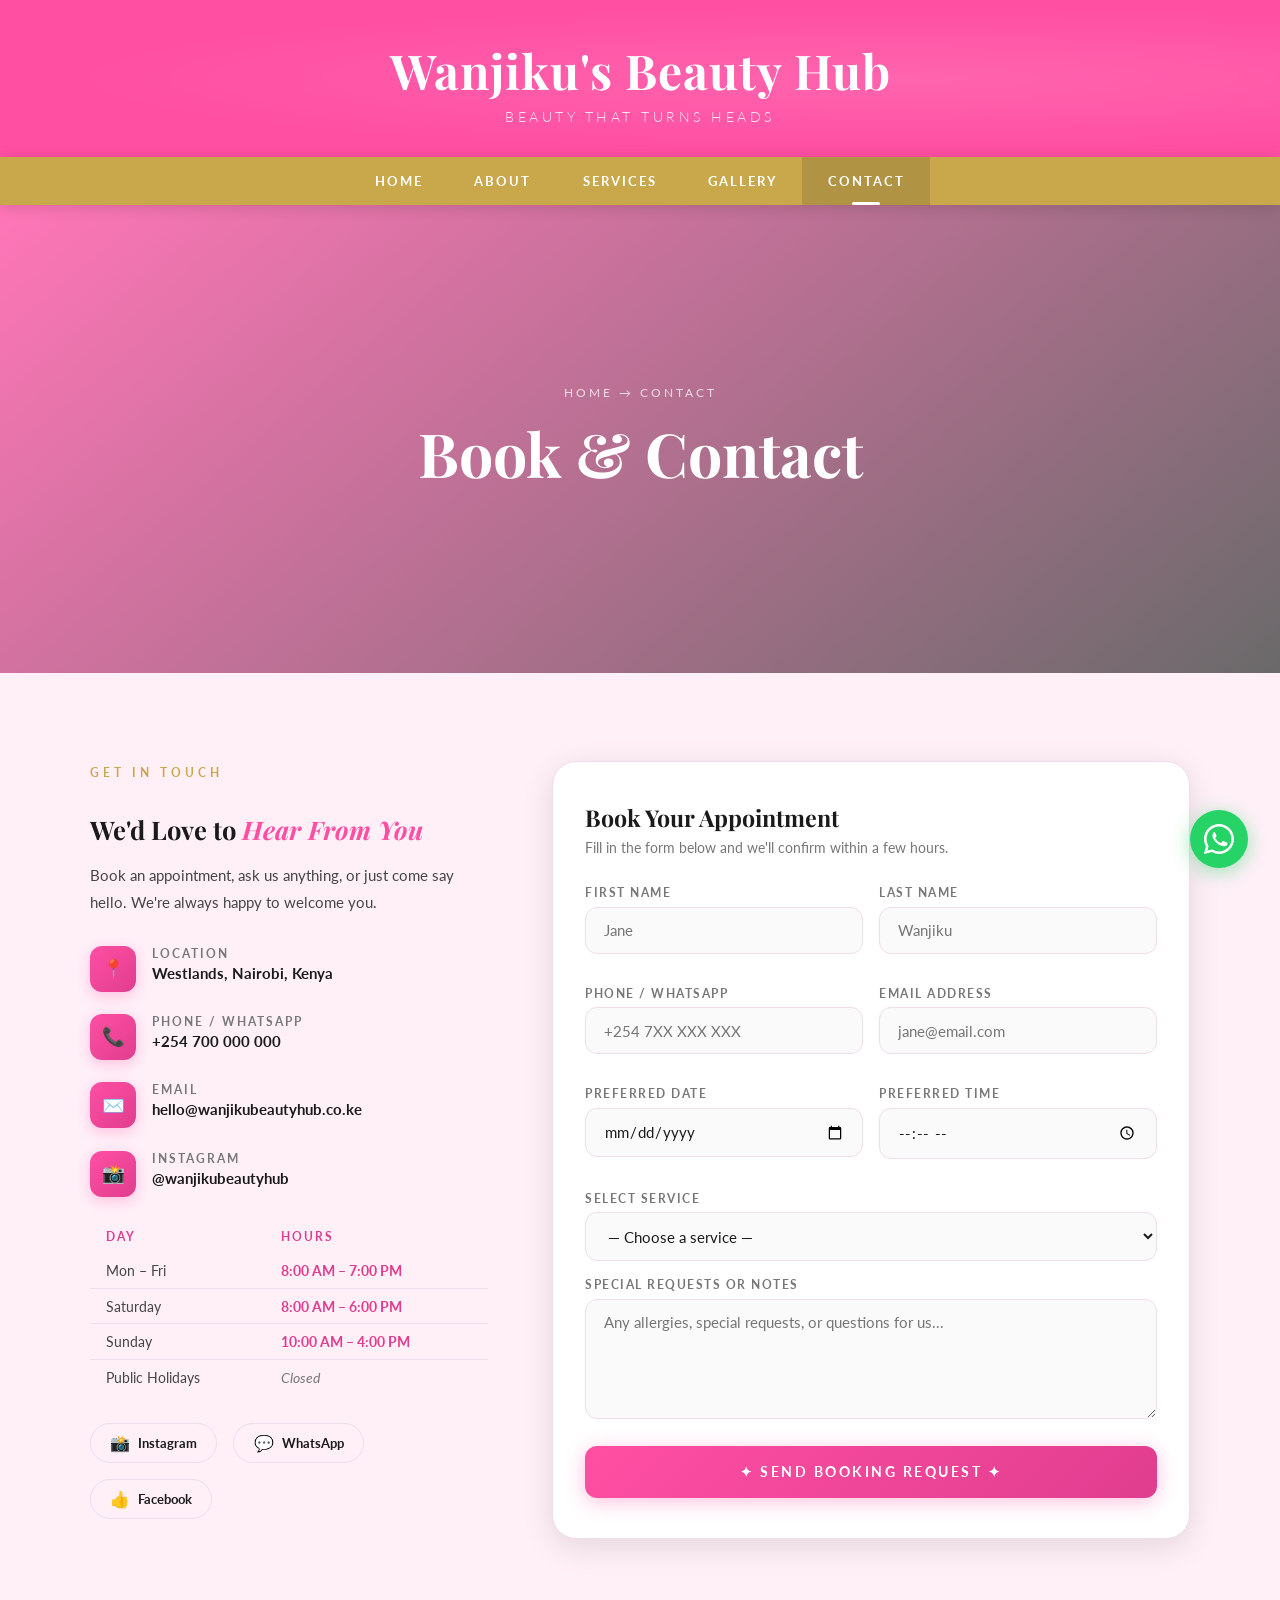
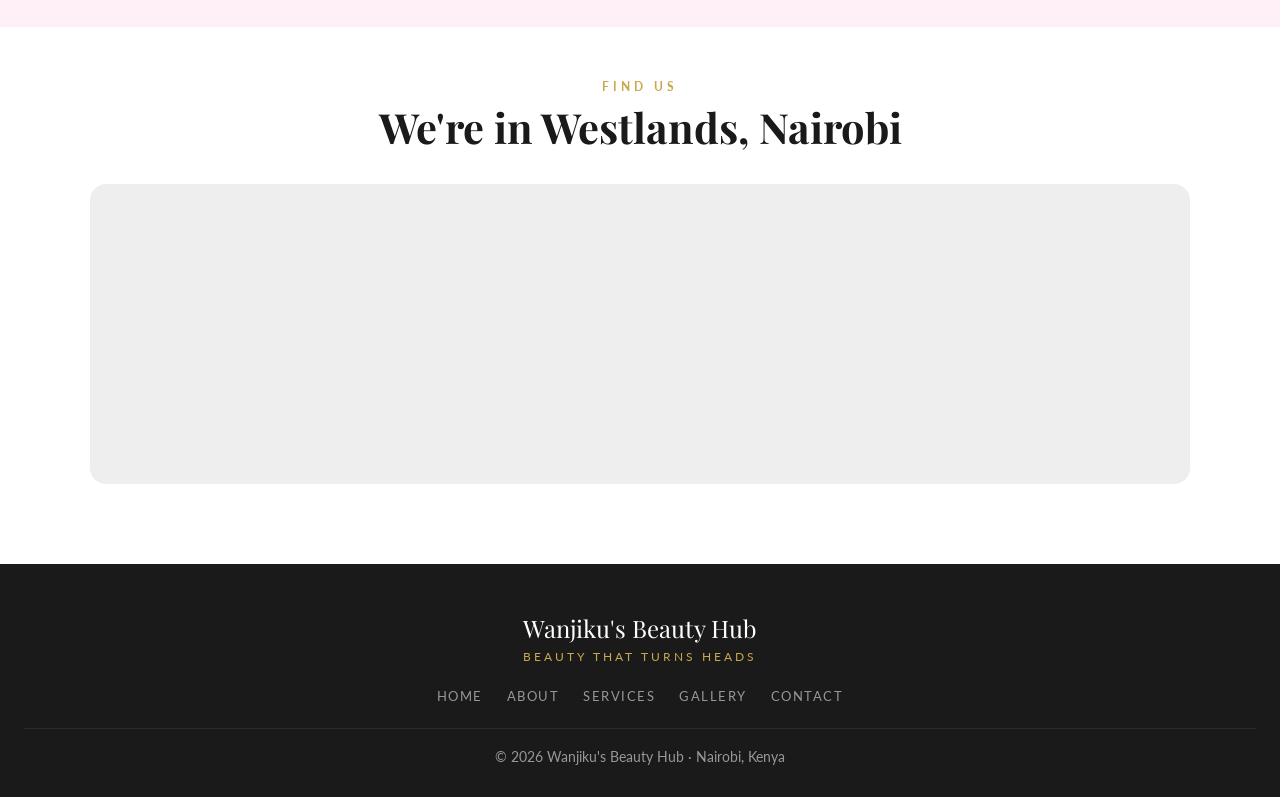
<file: contact.html>
<!DOCTYPE html>
<html lang="en">
<head>
  <meta charset="UTF-8"/>
  <meta name="viewport" content="width=device-width, initial-scale=1.0"/>
  <title>Contact & Book — Wanjiku's Beauty Hub</title>
  <link rel="stylesheet" href="style.css"/>
  <style>
    /* PAGE HERO */
    .page-hero {
      position: relative;
      height: 52vh;
      min-height: 340px;
      display: flex;
      align-items: center;
      justify-content: center;
      overflow: hidden;
    }
    .page-hero-bg {
      position: absolute; inset: 0;
      background: url('https://images.unsplash.com/photo-1596755389378-c31d21fd1273?w=1600&q=80')
                  center/cover no-repeat;
    }
    .page-hero-overlay {
      position: absolute; inset: 0;
      background: linear-gradient(140deg, rgba(255,79,163,0.78) 0%, rgba(26,26,26,0.65) 100%);
    }
    .page-hero-content {
      position: relative; text-align:center; color:var(--white); padding:1rem;
      animation: fadeUp 0.9s ease both;
    }
    @keyframes fadeUp {
      from { opacity:0; transform:translateY(28px); }
      to   { opacity:1; transform:translateY(0); }
    }
    .page-hero-content .crumb { font-size:0.75rem; letter-spacing:3px; text-transform:uppercase; opacity:0.75; margin-bottom:0.8rem; }
    .page-hero-content h2 { font-family:'Playfair Display',serif; font-size:clamp(2.2rem,5vw,3.8rem); }

    /* CONTACT LAYOUT */
    .contact-layout {
      display: grid;
      grid-template-columns: 1fr 1.6fr;
      gap: 4rem;
      align-items: start;
    }
    @media (max-width:860px) { .contact-layout { grid-template-columns:1fr; gap:3rem; } }

    /* INFO SIDE */
    .info-side h3 {
      font-family:'Playfair Display',serif;
      font-size:1.6rem;
      margin-bottom:1rem;
    }
    .info-side h3 em { color:var(--pink); font-style:italic; }
    .info-side p {
      color:var(--mid);
      line-height:1.8;
      margin-bottom:1.8rem;
      font-size:0.95rem;
    }
    .info-item {
      display: flex;
      align-items: flex-start;
      gap: 1rem;
      margin-bottom: 1.4rem;
    }
    .info-item .icon-box {
      width: 46px; height: 46px;
      background: linear-gradient(135deg, var(--pink), var(--pink-dark));
      border-radius: 12px;
      display: flex;
      align-items: center;
      justify-content: center;
      font-size: 1.15rem;
      flex-shrink: 0;
      box-shadow: 0 4px 14px rgba(255,79,163,0.3);
    }
    .info-item .info-text .label {
      font-size: 0.75rem;
      letter-spacing: 2px;
      text-transform: uppercase;
      color: var(--gray);
      font-weight: 700;
      margin-bottom: 0.2rem;
    }
    .info-item .info-text .value {
      font-size: 0.95rem;
      color: var(--dark);
      font-weight: 700;
    }

    .hours-table {
      width: 100%;
      border-collapse: collapse;
      margin-top: 1.5rem;
      font-size: 0.88rem;
    }
    .hours-table th {
      background: var(--pink-light);
      color: var(--pink-dark);
      padding: 0.55rem 1rem;
      text-align: left;
      font-size: 0.75rem;
      letter-spacing: 2px;
      text-transform: uppercase;
    }
    .hours-table td { padding: 0.55rem 1rem; border-bottom: 1px solid var(--border); color:var(--mid); }
    .hours-table tr:last-child td { border-bottom:none; }
    .hours-table .closed { color:var(--gray); font-style:italic; }
    .hours-table .open   { color:var(--pink-dark); font-weight:700; }

    /* BOOKING FORM */
    .booking-card {
      background: var(--white);
      border-radius: 24px;
      box-shadow: var(--shadow-md);
      padding: 2.5rem 2rem;
      border: 1px solid var(--border);
    }
    .booking-card h3 {
      font-family:'Playfair Display',serif;
      font-size:1.45rem;
      margin-bottom:0.4rem;
    }
    .booking-card .sub {
      color:var(--gray);
      font-size:0.88rem;
      margin-bottom:1.8rem;
    }
    .form-row {
      display: grid;
      grid-template-columns: 1fr 1fr;
      gap: 1rem;
      margin-bottom: 1rem;
    }
    @media (max-width:500px) { .form-row { grid-template-columns:1fr; } }
    .form-group { margin-bottom: 1rem; }
    .form-label {
      display: block;
      font-size: 0.78rem;
      font-weight: 700;
      letter-spacing: 1.5px;
      text-transform: uppercase;
      color: var(--gray);
      margin-bottom: 0.4rem;
    }
    .form-input {
      width: 100%;
      padding: 0.85rem 1.1rem;
      border: 1.5px solid var(--border);
      border-radius: 12px;
      font-family:'Lato',sans-serif;
      font-size: 0.95rem;
      color: var(--dark);
      background: #fafafa;
      transition: border-color var(--transition), box-shadow var(--transition);
    }
    .form-input:focus {
      border-color: var(--pink);
      box-shadow: 0 0 0 4px rgba(255,79,163,0.1);
      background: var(--white);
      outline: none;
    }
    textarea.form-input { min-height:120px; resize:vertical; }
    .form-submit {
      width: 100%;
      padding: 1.1rem;
      background: linear-gradient(135deg, var(--pink), var(--pink-dark));
      color: var(--white);
      border: none;
      border-radius: 12px;
      font-family:'Lato',sans-serif;
      font-size: 0.9rem;
      font-weight: 700;
      letter-spacing: 2.5px;
      text-transform: uppercase;
      cursor: pointer;
      box-shadow: 0 4px 20px rgba(255,79,163,0.35);
      transition: transform var(--transition), box-shadow var(--transition), opacity var(--transition);
      margin-top: 0.5rem;
    }
    .form-submit:hover { transform:translateY(-2px); box-shadow:0 8px 28px rgba(255,79,163,0.45); }
    .form-submit:active { transform:translateY(0); }
    .success-msg {
      display: none;
      background: #e8f8ef;
      border: 1.5px solid #5cb87a;
      color: #2d7a47;
      border-radius: 12px;
      padding: 1rem 1.2rem;
      font-size: 0.92rem;
      font-weight: 700;
      text-align: center;
      margin-top: 1rem;
    }

    /* MAP EMBED PLACEHOLDER */
    .map-wrap {
      border-radius: var(--radius);
      overflow: hidden;
      height: 300px;
      background: #eee;
      position: relative;
    }
    .map-wrap iframe { width:100%; height:100%; border:0; }

    /* SOCIAL LINKS */
    .social-strip {
      display: flex;
      gap: 1rem;
      margin-top: 1.8rem;
      flex-wrap: wrap;
    }
    .social-btn {
      display: flex;
      align-items: center;
      gap: 0.5rem;
      padding: 0.55rem 1.2rem;
      border-radius: 50px;
      border: 1.5px solid var(--border);
      font-size: 0.82rem;
      font-weight: 700;
      color: var(--dark);
      transition: all var(--transition);
      cursor: pointer;
      text-decoration: none;
    }
    .social-btn:hover { border-color: var(--pink); color: var(--pink); }
    .social-btn .s-icon { font-size:1rem; }
  </style>
</head>
<body>

  <header class="site-header">
    <h1>Wanjiku's Beauty Hub</h1>
    <p>Beauty that turns heads</p>
  </header>

  <nav class="site-nav">
    <a href="index.html">Home</a>
    <a href="about.html">About</a>
    <a href="services.html">Services</a>
    <a href="gallery.html">Gallery</a>
    <a href="contact.html" class="active">Contact</a>
  </nav>

  <!-- PAGE HERO -->
  <section class="page-hero">
    <div class="page-hero-bg"></div>
    <div class="page-hero-overlay"></div>
    <div class="page-hero-content">
      <p class="crumb">Home → Contact</p>
      <h2>Book & Contact</h2>
    </div>
  </section>

  <!-- CONTACT MAIN -->
  <section class="section-wrap section-wrap--tint">
    <div class="max-w">
      <div class="contact-layout">

        <!-- LEFT: INFO -->
        <div class="info-side">
          <div class="section-title" style="text-align:left; margin-bottom:1.5rem;">
            <span class="eyebrow">Get In Touch</span>
          </div>
          <h3>We'd Love to <em>Hear From You</em></h3>
          <p>Book an appointment, ask us anything, or just come say hello. We're always happy to welcome you.</p>

          <div class="info-item">
            <div class="icon-box">📍</div>
            <div class="info-text">
              <div class="label">Location</div>
              <div class="value">Westlands, Nairobi, Kenya</div>
            </div>
          </div>

          <div class="info-item">
            <div class="icon-box">📞</div>
            <div class="info-text">
              <div class="label">Phone / WhatsApp</div>
              <div class="value">+254 700 000 000</div>
            </div>
          </div>

          <div class="info-item">
            <div class="icon-box">✉️</div>
            <div class="info-text">
              <div class="label">Email</div>
              <div class="value">hello@wanjikubeautyhub.co.ke</div>
            </div>
          </div>

          <div class="info-item">
            <div class="icon-box">📸</div>
            <div class="info-text">
              <div class="label">Instagram</div>
              <div class="value">@wanjikubeautyhub</div>
            </div>
          </div>

          <table class="hours-table">
            <thead>
              <tr><th>Day</th><th>Hours</th></tr>
            </thead>
            <tbody>
              <tr><td>Mon – Fri</td><td class="open">8:00 AM – 7:00 PM</td></tr>
              <tr><td>Saturday</td><td class="open">8:00 AM – 6:00 PM</td></tr>
              <tr><td>Sunday</td><td class="open">10:00 AM – 4:00 PM</td></tr>
              <tr><td>Public Holidays</td><td class="closed">Closed</td></tr>
            </tbody>
          </table>

          <div class="social-strip">
            <a href="#" class="social-btn"><span class="s-icon">📸</span> Instagram</a>
            <a href="https://wa.me/254700000000" class="social-btn"><span class="s-icon">💬</span> WhatsApp</a>
            <a href="#" class="social-btn"><span class="s-icon">👍</span> Facebook</a>
          </div>
        </div>

        <!-- RIGHT: FORM -->
        <div class="booking-card">
          <h3>Book Your Appointment</h3>
          <p class="sub">Fill in the form below and we'll confirm within a few hours.</p>

          <div class="form-row">
            <div class="form-group">
              <label class="form-label">First Name</label>
              <input class="form-input" type="text" placeholder="Jane"/>
            </div>
            <div class="form-group">
              <label class="form-label">Last Name</label>
              <input class="form-input" type="text" placeholder="Wanjiku"/>
            </div>
          </div>

          <div class="form-row">
            <div class="form-group">
              <label class="form-label">Phone / WhatsApp</label>
              <input class="form-input" type="tel" placeholder="+254 7XX XXX XXX"/>
            </div>
            <div class="form-group">
              <label class="form-label">Email Address</label>
              <input class="form-input" type="email" placeholder="jane@email.com"/>
            </div>
          </div>

          <div class="form-row">
            <div class="form-group">
              <label class="form-label">Preferred Date</label>
              <input class="form-input" type="date"/>
            </div>
            <div class="form-group">
              <label class="form-label">Preferred Time</label>
              <input class="form-input" type="time"/>
            </div>
          </div>

          <div class="form-group">
            <label class="form-label">Select Service</label>
            <select class="form-input">
              <option value="">— Choose a service —</option>
              <option>Hair Styling & Cuts</option>
              <option>Nail Art & Manicure</option>
              <option>Facials & Skincare</option>
              <option>Makeup & Glam</option>
              <option>Braids & Weaves</option>
              <option>Waxing & Threading</option>
              <option>Pedicure & Foot Spa</option>
              <option>Lash Extensions</option>
              <option>Hair & Scalp Treatment</option>
              <option>Multiple Services</option>
            </select>
          </div>

          <div class="form-group">
            <label class="form-label">Special Requests or Notes</label>
            <textarea class="form-input" placeholder="Any allergies, special requests, or questions for us..."></textarea>
          </div>

          <button class="form-submit" onclick="submitForm()">✦ Send Booking Request ✦</button>
          <div class="success-msg" id="success-msg">
            🎉 Thank you! Your booking request has been sent. We'll confirm your appointment soon!
          </div>
        </div>

      </div>
    </div>
  </section>

  <!-- MAP SECTION -->
  <section class="section-wrap section-wrap--white" style="padding-top:3rem; padding-bottom:0;">
    <div class="max-w">
      <div class="section-title" style="margin-bottom:2rem;">
        <span class="eyebrow">Find Us</span>
        <h2>We're in Westlands, Nairobi</h2>
      </div>
      <div class="map-wrap">
        <!-- Replace with your actual Google Maps embed URL -->
        <iframe
          src="https://www.google.com/maps/embed?pb=!1m18!1m12!1m3!1d15955.13!2d36.7947!3d-1.2631!2m3!1f0!2f0!3f0!3m2!1i1024!2i768!4f13.1!3m3!1m2!1s0x182f17392!2sWestlands%2C+Nairobi!5e0!3m2!1sen!2ske!4v1"
          allowfullscreen="" loading="lazy" referrerpolicy="no-referrer-when-downgrade">
        </iframe>
      </div>
    </div>
  </section>

  <footer class="site-footer" style="margin-top:5rem;">
    <div class="footer-brand">Wanjiku's Beauty Hub</div>
    <div class="footer-tagline">Beauty that turns heads</div>
    <nav class="footer-links">
      <a href="index.html">Home</a>
      <a href="about.html">About</a>
      <a href="services.html">Services</a>
      <a href="gallery.html">Gallery</a>
      <a href="contact.html">Contact</a>
    </nav>
    <div class="footer-copy">&copy; 2026 Wanjiku's Beauty Hub · Nairobi, Kenya</div>
  </footer>

  <a href="https://wa.me/254700000000" class="whatsapp-float" target="_blank" title="Chat on WhatsApp">
    <svg viewBox="0 0 32 32" xmlns="http://www.w3.org/2000/svg"><path d="M16 0C7.164 0 0 7.163 0 16c0 2.822.737 5.469 2.027 7.77L0 32l8.468-2.004A15.93 15.93 0 0016 32c8.837 0 16-7.163 16-16S24.837 0 16 0zm0 29.333a13.27 13.27 0 01-6.781-1.857l-.487-.289-5.027 1.189 1.21-4.905-.32-.506A13.248 13.248 0 012.667 16C2.667 8.636 8.636 2.667 16 2.667S29.333 8.636 29.333 16 23.364 29.333 16 29.333zm7.27-9.888c-.397-.198-2.347-1.157-2.71-1.289-.364-.133-.628-.198-.893.199-.264.397-1.023 1.289-1.254 1.554-.23.264-.462.298-.859.1-.397-.198-1.676-.617-3.192-1.968-1.18-1.052-1.976-2.35-2.208-2.748-.23-.397-.024-.612.173-.81.178-.177.397-.462.595-.693.199-.23.265-.397.397-.661.133-.265.067-.496-.033-.694-.1-.199-.893-2.152-1.224-2.946-.322-.772-.649-.668-.893-.68l-.759-.013c-.264 0-.694.1-.1058.496-.364.397-1.39 1.357-1.39 3.31s1.423 3.84 1.621 4.104c.198.264 2.8 4.274 6.785 5.992.948.41 1.688.654 2.264.837.951.303 1.817.26 2.5.158.763-.114 2.347-.958 2.678-1.884.33-.927.33-1.721.23-1.884-.1-.165-.364-.265-.76-.463z"/></svg>
  </a>

  <script>
    function submitForm() {
      document.getElementById('success-msg').style.display = 'block';
      document.getElementById('success-msg').scrollIntoView({ behavior:'smooth', block:'nearest' });
    }
  </script>

</body>
</html>
</file>
<file: style.css>
/* ============================================================
   WANJIKU'S BEAUTY HUB — Global Stylesheet
   style.css  |  Applies to ALL pages
   ============================================================ */

@import url('https://fonts.googleapis.com/css2?family=Playfair+Display:ital,wght@0,400;0,600;0,700;1,400;1,600&family=Lato:wght@300;400;700;900&display=swap');

/* ── CSS VARIABLES ── */
:root {
  --pink:        #FF4FA3;
  --pink-dark:   #e03d8f;
  --pink-light:  #fff0f8;
  --gold:        #C9A84C;
  --gold-dark:   #a8873a;
  --gold-light:  #fdf5e0;
  --dark:        #1a1a1a;
  --mid:         #444;
  --gray:        #777;
  --border:      #f0dcea;
  --white:       #ffffff;
  --shadow-sm:   0 2px 12px rgba(0,0,0,0.07);
  --shadow-md:   0 8px 32px rgba(0,0,0,0.11);
  --shadow-pink: 0 8px 32px rgba(255,79,163,0.18);
  --radius:      16px;
  --radius-sm:   8px;
  --transition:  0.3s ease;
}

/* ── RESET ── */
*, *::before, *::after { margin:0; padding:0; box-sizing:border-box; }
html { scroll-behavior: smooth; font-size: 16px; }
body {
  font-family: 'Lato', sans-serif;
  color: var(--dark);
  background: var(--white);
  overflow-x: hidden;
  -webkit-font-smoothing: antialiased;
}
img { display:block; max-width:100%; }
a  { text-decoration: none; color: inherit; }
ul { list-style: none; }
button, input, textarea, select {
  font-family: 'Lato', sans-serif;
  outline: none;
}

/* ── HEADER ── */
.site-header {
  background: var(--pink);
  text-align: center;
  padding: 2.4rem 1.5rem 2rem;
  position: relative;
  overflow: hidden;
}
.site-header::before {
  content: '';
  position: absolute;
  inset: 0;
  background: radial-gradient(ellipse at 70% 50%, rgba(255,255,255,0.12) 0%, transparent 65%);
  pointer-events: none;
}
.site-header h1 {
  font-family: 'Playfair Display', serif;
  font-size: clamp(1.9rem, 5vw, 3rem);
  color: var(--white);
  letter-spacing: 1px;
  position: relative;
}
.site-header p {
  color: rgba(255,255,255,0.85);
  font-size: 0.9rem;
  letter-spacing: 3.5px;
  text-transform: uppercase;
  font-weight: 300;
  margin-top: 0.35rem;
  position: relative;
}

/* ── NAVIGATION ── */
.site-nav {
  background: var(--gold);
  display: flex;
  justify-content: center;
  align-items: center;
  gap: 0;
  position: sticky;
  top: 0;
  z-index: 200;
  box-shadow: 0 2px 16px rgba(0,0,0,0.14);
}
.site-nav a {
  color: var(--white);
  font-weight: 700;
  font-size: 0.82rem;
  letter-spacing: 2px;
  text-transform: uppercase;
  padding: 1rem 1.6rem;
  transition: background var(--transition), color var(--transition);
  position: relative;
}
.site-nav a:hover,
.site-nav a.active {
  background: rgba(0,0,0,0.12);
}
.site-nav a.active::after {
  content: '';
  position: absolute;
  bottom: 0; left: 50%;
  transform: translateX(-50%);
  width: 28px; height: 3px;
  background: var(--white);
  border-radius: 2px;
}

/* ── SECTION WRAPPER ── */
.section-wrap {
  padding: 5.5rem 1.5rem;
}
.section-wrap--dark  { background: var(--dark); }
.section-wrap--tint  { background: var(--pink-light); }
.section-wrap--gold  { background: var(--gold-light); }
.section-wrap--white { background: var(--white); }

/* ── SECTION TITLE ── */
.section-title {
  text-align: center;
  margin-bottom: 3.5rem;
}
.section-title .eyebrow {
  display: inline-block;
  font-size: 0.75rem;
  letter-spacing: 4px;
  text-transform: uppercase;
  color: var(--gold);
  font-weight: 700;
  margin-bottom: 0.5rem;
}
.section-wrap--dark .section-title .eyebrow { color: var(--gold); }
.section-title h2 {
  font-family: 'Playfair Display', serif;
  font-size: clamp(1.8rem, 4vw, 2.6rem);
  color: var(--dark);
  line-height: 1.2;
}
.section-wrap--dark .section-title h2 { color: var(--white); }
.section-title .divider {
  display: flex;
  align-items: center;
  justify-content: center;
  gap: 0.7rem;
  margin-top: 1rem;
}
.section-title .divider span {
  display: block;
  width: 50px; height: 2px;
  background: linear-gradient(90deg, var(--pink), var(--gold));
  border-radius: 2px;
}
.section-title .divider i {
  color: var(--gold);
  font-size: 1rem;
  font-style: normal;
}

/* ── BUTTONS ── */
.btn {
  display: inline-block;
  padding: 0.85rem 2.2rem;
  border-radius: 50px;
  font-size: 0.85rem;
  font-weight: 700;
  letter-spacing: 2px;
  text-transform: uppercase;
  cursor: pointer;
  border: none;
  transition: transform var(--transition), box-shadow var(--transition), opacity var(--transition);
}
.btn:hover { transform: translateY(-2px); }
.btn-pink {
  background: linear-gradient(135deg, var(--pink), var(--pink-dark));
  color: var(--white);
  box-shadow: 0 4px 18px rgba(255,79,163,0.35);
}
.btn-pink:hover { box-shadow: 0 8px 28px rgba(255,79,163,0.45); }
.btn-gold {
  background: linear-gradient(135deg, var(--gold), var(--gold-dark));
  color: var(--white);
  box-shadow: 0 4px 18px rgba(201,168,76,0.35);
}
.btn-gold:hover { box-shadow: 0 8px 28px rgba(201,168,76,0.45); }
.btn-outline-white {
  background: transparent;
  color: var(--white);
  border: 2px solid rgba(255,255,255,0.75);
}
.btn-outline-white:hover { background: rgba(255,255,255,0.12); }

/* ── WHATSAPP FLOAT ── */
.whatsapp-float {
  position: fixed;
  bottom: 2rem; right: 2rem;
  width: 58px; height: 58px;
  background: #25D366;
  border-radius: 50%;
  display: flex;
  align-items: center;
  justify-content: center;
  box-shadow: 0 4px 20px rgba(37,211,102,0.45);
  z-index: 999;
  transition: transform var(--transition);
}
.whatsapp-float:hover { transform: scale(1.1); }
.whatsapp-float svg { width:30px; height:30px; fill:var(--white); }

/* ── FOOTER ── */
.site-footer {
  background: var(--dark);
  padding: 3rem 1.5rem 2rem;
  text-align: center;
  color: rgba(255,255,255,0.55);
  font-size: 0.88rem;
}
.site-footer .footer-brand {
  font-family: 'Playfair Display', serif;
  font-size: 1.5rem;
  color: var(--white);
  margin-bottom: 0.3rem;
}
.site-footer .footer-tagline {
  color: var(--gold);
  font-size: 0.78rem;
  letter-spacing: 3px;
  text-transform: uppercase;
  margin-bottom: 1.5rem;
}
.site-footer .footer-links {
  display: flex;
  justify-content: center;
  gap: 1.5rem;
  flex-wrap: wrap;
  margin-bottom: 1.5rem;
}
.site-footer .footer-links a {
  color: rgba(255,255,255,0.55);
  font-size: 0.82rem;
  letter-spacing: 1.5px;
  text-transform: uppercase;
  transition: color var(--transition);
}
.site-footer .footer-links a:hover { color: var(--gold); }
.site-footer .footer-copy {
  border-top: 1px solid rgba(255,255,255,0.08);
  padding-top: 1.2rem;
  margin-top: 1rem;
}

/* ── UTILITY ── */
.max-w { max-width: 1100px; margin: 0 auto; }
.max-w-sm { max-width: 740px; margin: 0 auto; }
.text-center { text-align: center; }

/* ── RESPONSIVE NAV ── */
@media (max-width: 600px) {
  .site-nav { flex-wrap: wrap; gap: 0; }
  .site-nav a { padding: 0.75rem 1rem; font-size: 0.75rem; }
}
</file>
